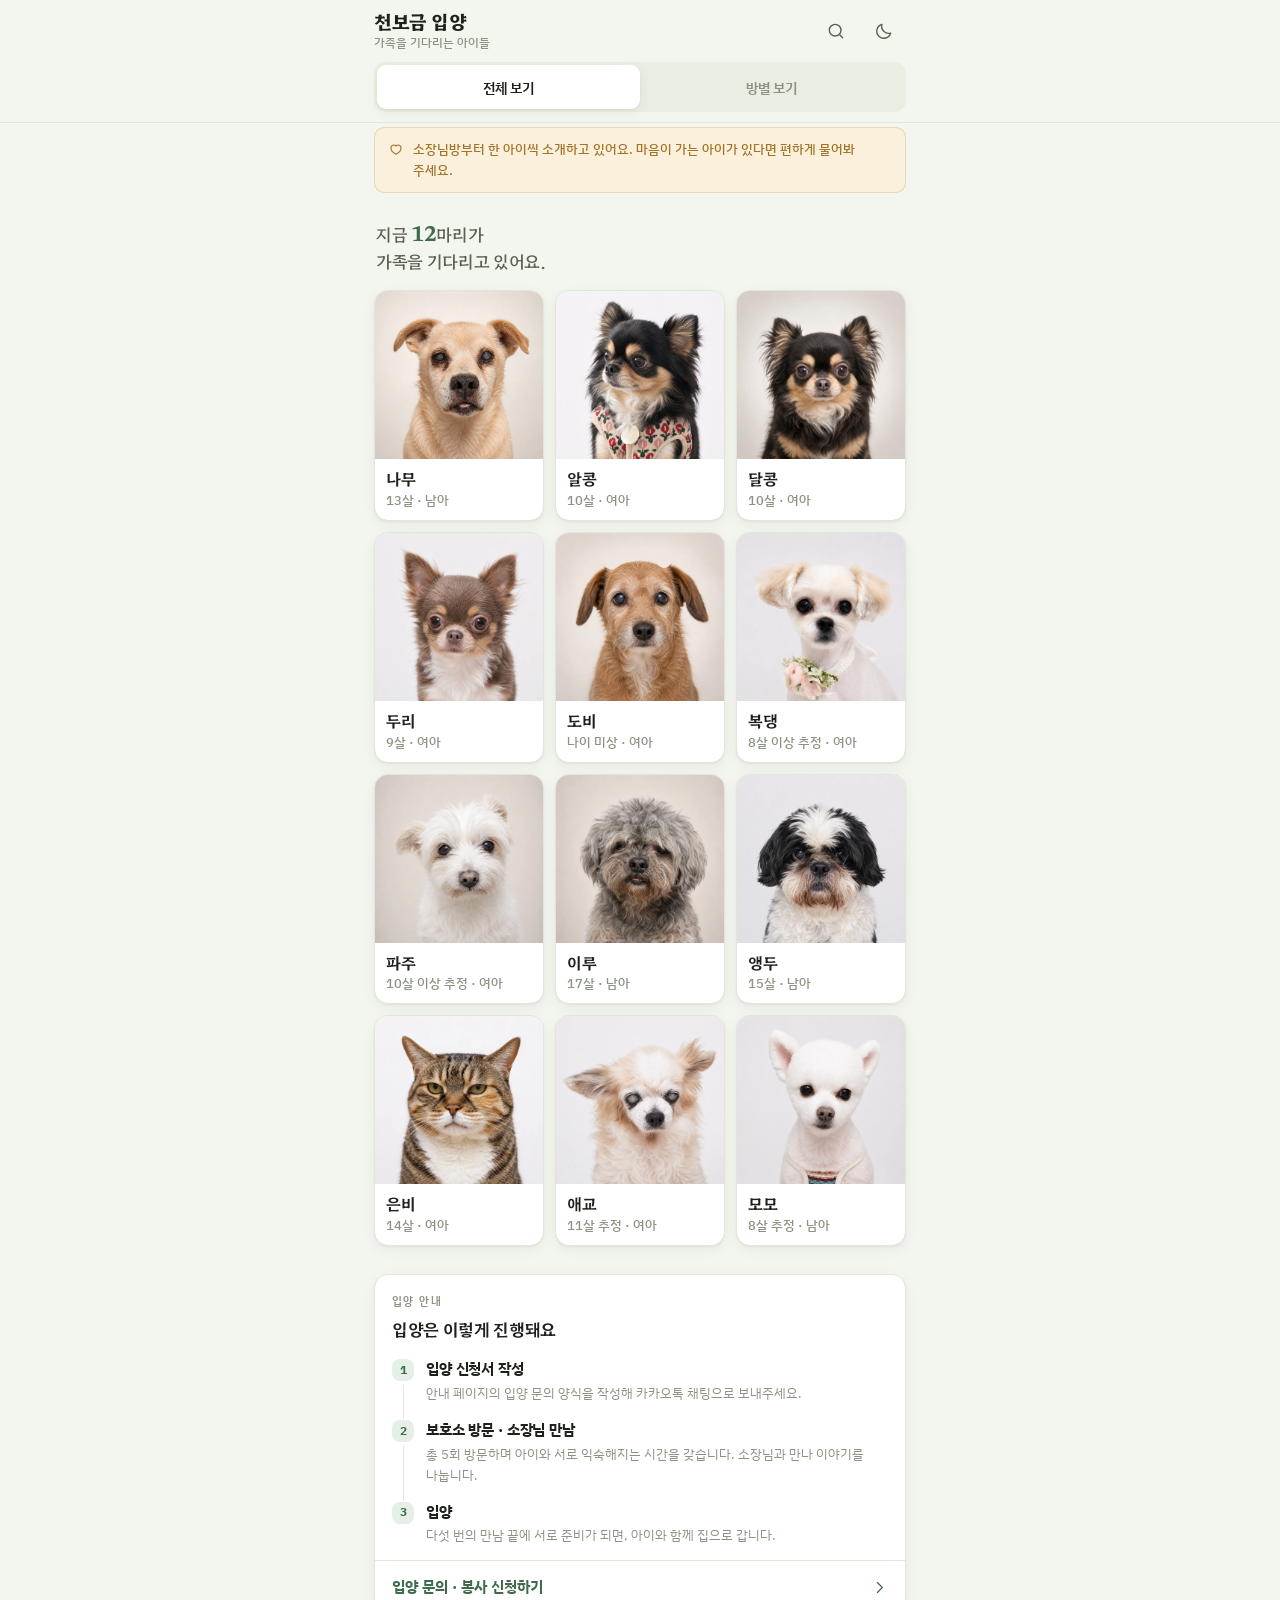
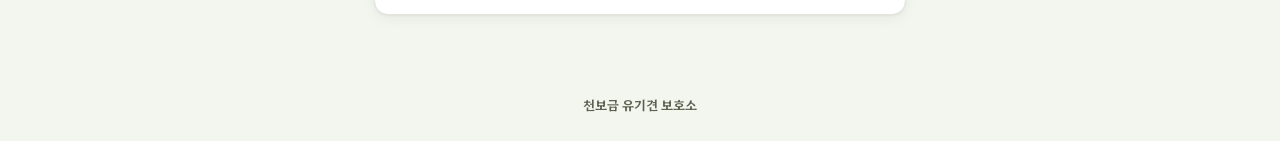
<file: index.html>
<!DOCTYPE html>
<html lang="ko">
<head>
<meta charset="UTF-8">
<meta name="viewport" content="width=device-width, initial-scale=1, viewport-fit=cover">
<title>천보금 입양 — 가족을 기다리는 아이들</title>
<meta name="description" content="천보금 유기견 보호소의 아이들을 방별로 만나보세요. 증명사진과 함께 가족을 기다리는 아이들을 소개합니다.">
<meta name="theme-color" content="#F3F5EF" media="(prefers-color-scheme: light)">
<meta name="theme-color" content="#131711" media="(prefers-color-scheme: dark)">

<meta property="og:type" content="website">
<meta property="og:site_name" content="천보금 입양">
<meta property="og:title" content="천보금 입양">
<meta property="og:description" content="가족을 기다리는 아이들을 방별로 만나보세요.">
<meta property="og:url" content="https://ggong162212-commits.github.io/Adoption/">
<meta property="og:image" content="https://ggong162212-commits.github.io/Adoption/og-image.png">
<meta property="og:image:width" content="1200">
<meta property="og:image:height" content="630">

<link rel="preconnect" href="https://fonts.googleapis.com">
<link rel="preconnect" href="https://fonts.gstatic.com" crossorigin>
<link href="https://fonts.googleapis.com/css2?family=Hahmlet:wght@500;600;700&family=IBM+Plex+Sans+KR:wght@400;500;600;700&display=swap" rel="stylesheet">
<link rel="stylesheet" href="assets/base.css">
<script>
  // 저장된 테마를 그리기 전에 적용해 첫 화면 깜빡임을 막는다
  try {
    var t = localStorage.getItem('adoption.theme');
    if (t === 'light' || t === 'dark') document.documentElement.setAttribute('data-theme', t);
  } catch (e) {}
</script>
<style>
  .faces .face svg { width: 14px; height: 14px; }
  main { padding: 4px 14px calc(48px + var(--safe-bottom)); }

  /* 첫 문장 — 숫자를 대시보드가 아니라 문장으로 읽힌다 */
  .lead {
    font-family: var(--display); font-weight: 500;
    font-size: 17px; line-height: 1.55; letter-spacing: -0.02em;
    color: var(--ink-2); padding: 10px 2px 16px;
    text-wrap: balance;
  }
  .lead b { font-weight: 700; color: var(--ink); font-size: 20px; }
  .lead .accent { color: var(--accent); }

  .notice {
    display: flex; gap: 9px; align-items: flex-start;
    background: var(--honey-soft); border: 1px solid color-mix(in srgb, var(--honey) 26%, transparent);
    color: color-mix(in srgb, var(--honey) 78%, var(--ink));
    border-radius: var(--r-sm); padding: 11px 13px;
    font-size: 13px; line-height: 1.6; font-weight: 500; margin-bottom: 14px;
  }
  .notice svg { width: 16px; height: 16px; flex: none; margin-top: 2px; }

  /* 방 카드 — 폴더 목록이 아니라 '누가 사는 방'으로 읽히게 */
  .room-list { display: grid; gap: 9px; }
  .room-card {
    position: relative; width: 100%; text-align: left;
    display: flex; align-items: center; gap: 13px;
    background: var(--surface); border: 1px solid var(--line);
    border-radius: var(--r); padding: 13px 14px 13px 17px;
    box-shadow: var(--shadow-1); overflow: hidden;
    transition: transform .16s cubic-bezier(.32,.72,0,1), box-shadow .16s, border-color .16s;
  }
  .room-card::before {
    content: ''; position: absolute; left: 0; top: 0; bottom: 0; width: 4px;
    background: var(--room-color, var(--accent));
  }
  .room-card:hover { box-shadow: var(--shadow-2); transform: translateY(-1px); }
  .room-card:active { transform: scale(.99); }
  .room-card.is-empty { opacity: .55; box-shadow: none; }

  .room-card .glyph {
    width: 40px; height: 40px; flex: none; border-radius: 12px;
    display: grid; place-items: center; font-size: 19px; line-height: 1;
    background: color-mix(in srgb, var(--room-color, var(--accent)) 15%, var(--surface));
  }
  .room-card .body { flex: 1; min-width: 0; display: block; }
  .room-card .name {
    display: block;
    font-family: var(--display); font-weight: 600; font-size: 17px;
    letter-spacing: -0.02em; line-height: 1.3;
    overflow: hidden; text-overflow: ellipsis; white-space: nowrap;
  }
  .room-card .count {
    display: block; margin-top: 1px;
    font-size: 12px; color: var(--ink-3); font-weight: 500;
    font-variant-numeric: tabular-nums;
  }
  .room-card .faces { flex: none; }

  /* 강아지 그리드 */
  .dog-grid { display: grid; grid-template-columns: repeat(2, 1fr); gap: 11px; }
  @media (min-width: 480px) { .dog-grid { grid-template-columns: repeat(3, 1fr); } }

  .crumb {
    display: flex; align-items: center; gap: 8px;
    padding: 4px 2px 14px;
  }
  .crumb .glyph {
    width: 30px; height: 30px; border-radius: 9px; display: grid; place-items: center;
    font-size: 15px; background: color-mix(in srgb, var(--room-color, var(--accent)) 16%, var(--surface));
  }
  .crumb .t { font-family: var(--display); font-weight: 600; font-size: 17px; letter-spacing: -0.02em; }
  .crumb .n { font-size: 12.5px; color: var(--ink-3); font-weight: 500; font-variant-numeric: tabular-nums; }

  .filterline {
    display: flex; align-items: center; gap: 7px;
    font-size: 12.5px; font-weight: 500; color: var(--ink-2);
    padding: 0 2px 12px; cursor: pointer;
  }
  .filterline input { width: 17px; height: 17px; accent-color: var(--accent); }

  /* 상세 시트 */
  .sheet-backdrop {
    position: fixed; inset: 0; z-index: 40;
    background: rgba(16, 20, 14, .5);
    opacity: 0; transition: opacity .24s;
  }
  .sheet-backdrop.show { opacity: 1; }
  .sheet {
    position: fixed; left: 0; right: 0; bottom: 0; z-index: 41;
    background: var(--surface);
    border-radius: 24px 24px 0 0;
    box-shadow: var(--shadow-sheet);
    max-height: 93vh; overflow-y: auto; -webkit-overflow-scrolling: touch;
    transform: translateY(100%); transition: transform .3s cubic-bezier(.32,.72,0,1);
  }
  .sheet.show { transform: translateY(0); }
  .sheet-inner { max-width: 560px; margin: 0 auto; padding: 0 18px; }
  .grabber { width: 38px; height: 4px; border-radius: 99px; background: var(--line-2); margin: 9px auto 0; }

  /* 시트 상단 — 이전·다음으로 아이를 넘겨볼 수 있게 */
  .sheet-top {
    position: sticky; top: 0; z-index: 2;
    display: flex; align-items: center; gap: 2px;
    max-width: 560px; margin: 0 auto; padding: 2px 10px 4px;
    background: var(--surface);
  }
  .sheet-top .pos {
    flex: 1; text-align: center; font-size: 12.5px; font-weight: 600;
    color: var(--ink-3); font-variant-numeric: tabular-nums;
  }
  .sheet-top .icon-btn svg { width: 19px; height: 19px; }
  .sheet-top .icon-btn:disabled { opacity: .25; pointer-events: none; }
  .sheet-top .icon-btn.next svg { transform: rotate(180deg); }

  .detail-photo {
    aspect-ratio: 1/1; width: min(62vw, 220px); margin: 2px auto 14px;
    border-radius: 18px; overflow: hidden; background: var(--ground-2);
    box-shadow: var(--shadow-2);
  }
  .detail-photo img { width: 100%; height: 100%; object-fit: cover; }
  .detail-photo .placeholder { width: 100%; height: 100%; display: grid; place-items: center; color: var(--ink-3); }
  .detail-photo .placeholder svg { width: 54px; height: 54px; }

  .detail-head { display: flex; align-items: baseline; gap: 9px; flex-wrap: wrap; margin-bottom: 4px; }
  .detail-head h2 { font-family: var(--display); font-weight: 700; font-size: 26px; letter-spacing: -0.03em; }
  .detail-sub { font-size: 13.5px; color: var(--ink-3); font-weight: 500; margin-bottom: 16px; }

  .facts { display: grid; gap: 1px; background: var(--line); border-radius: var(--r-sm); overflow: hidden; margin-bottom: 15px; }
  .fact { display: flex; padding: 11px 13px; font-size: 14px; background: var(--surface-2); }
  .fact dt { width: 76px; flex: none; color: var(--ink-3); font-weight: 500; font-size: 13px; }
  .fact dd { flex: 1; font-weight: 500; }

  .note-box {
    border-left: 2px solid var(--accent-line);
    padding: 2px 0 2px 14px; margin-bottom: 20px;
    font-size: 14.5px; line-height: 1.75; color: var(--ink-2);
    white-space: pre-wrap;
  }
  .sheet-actions { display: grid; grid-template-columns: 1fr 1fr; gap: 8px; padding-bottom: 14px; }
  .sheet-actions .span2 { grid-column: 1 / -1; }

  /* 문의 버튼은 소개글 길이와 상관없이 항상 화면에 보이게 고정 */
  .sheet-cta {
    position: sticky; bottom: 0; z-index: 2;
    margin: 0 -18px; padding: 11px 18px calc(11px + var(--safe-bottom));
    background: var(--surface); border-top: 1px solid var(--line);
    display: grid; gap: 8px;
  }
  .sheet-cta.two { grid-template-columns: 1fr 1fr; }

  /* 입양 절차 — 실제로 순서가 있는 내용이라 번호를 쓴다 */
  .guide {
    margin-top: 28px; padding: 18px 17px 6px;
    background: var(--surface); border: 1px solid var(--line);
    border-radius: var(--r); box-shadow: var(--shadow-1);
  }
  .guide h3 {
    font-family: var(--display); font-weight: 600; font-size: 17px;
    letter-spacing: -0.02em; margin: 5px 0 16px;
  }
  .flow { list-style: none; display: grid; gap: 15px; padding: 0 0 14px; }
  .flow li { position: relative; padding-left: 34px; }
  .flow li::before {
    counter-increment: step; content: counter(step);
    position: absolute; left: 0; top: 1px;
    width: 22px; height: 22px; border-radius: 8px;
    background: var(--accent-soft); color: var(--accent);
    font-size: 11.5px; font-weight: 700; display: grid; place-items: center;
    font-variant-numeric: tabular-nums;
  }
  .flow { counter-reset: step; }
  .flow li::after {
    content: ''; position: absolute; left: 10.5px; top: 27px; bottom: -15px;
    width: 1px; background: var(--line);
  }
  .flow li:last-child::after { display: none; }
  .flow b { display: block; font-size: 14.5px; font-weight: 700; letter-spacing: -0.01em; }
  .flow span { display: block; font-size: 13px; color: var(--ink-3); line-height: 1.6; margin-top: 2px; }

  .guide-link {
    display: flex; align-items: center; justify-content: space-between;
    margin: 0 -17px -6px; padding: 15px 17px;
    border-top: 1px solid var(--line);
    font-size: 14.5px; font-weight: 700; color: var(--accent);
    text-decoration: none;
  }
  .guide-link svg { width: 17px; height: 17px; transform: rotate(180deg); }
  .guide-link:active { background: var(--accent-soft); }

  .foot {
    text-align: center; padding: 30px 16px calc(24px + var(--safe-bottom));
    color: var(--ink-3); font-size: 12px; line-height: 1.8;
  }
  .foot .mark { font-family: var(--display); font-weight: 600; font-size: 13px; color: var(--ink-2); }
</style>
</head>
<body>

<header class="appbar">
  <div class="appbar-inner">
    <button id="backBtn" class="icon-btn" hidden aria-label="뒤로"></button>
    <div class="brand">
      <h1 id="pageTitle">천보금 입양</h1>
      <div class="sub" id="pageSub">가족을 기다리는 아이들</div>
    </div>
    <button id="searchBtn" class="icon-btn" aria-label="이름으로 찾기"></button>
    <button id="themeBtn" class="icon-btn" aria-label="화면 밝기 전환"></button>
  </div>

  <div class="wrap" style="padding: 0 14px">
    <div class="searchwrap" id="searchwrap" hidden>
      <input id="searchInput" class="input" type="search" placeholder="이름으로 찾기" autocomplete="off">
    </div>
    <div class="segmented" id="viewSeg" data-index="0" role="tablist" aria-label="보기 방식">
      <span class="thumb"></span>
      <button role="tab" data-view="all" aria-selected="true">전체 보기</button>
      <button role="tab" data-view="rooms" aria-selected="false">방별 보기</button>
    </div>
  </div>
</header>

<main class="wrap">
  <div id="content"></div>
</main>

<footer class="foot">
  <div class="mark">천보금 유기견 보호소</div>
  <span id="footContact"></span>
</footer>

<div id="backdrop" class="sheet-backdrop" hidden></div>
<div id="sheet" class="sheet" role="dialog" aria-modal="true" aria-label="아이 상세" hidden>
  <div class="grabber"></div>
  <div class="sheet-top">
    <button class="icon-btn" id="prevDog" aria-label="이전 아이"></button>
    <button class="icon-btn next" id="nextDog" aria-label="다음 아이"></button>
    <span class="pos" id="dogPos"></span>
    <button class="icon-btn" id="closeSheet" aria-label="닫기"></button>
  </div>
  <div class="sheet-inner" id="sheetBody"></div>
</div>

<div id="toast" role="status" aria-live="polite"></div>

<script src="assets/icons.js"></script>
<script src="assets/idcard.js"></script>
<script src="assets/app.js"></script>
</body>
</html>
</file>
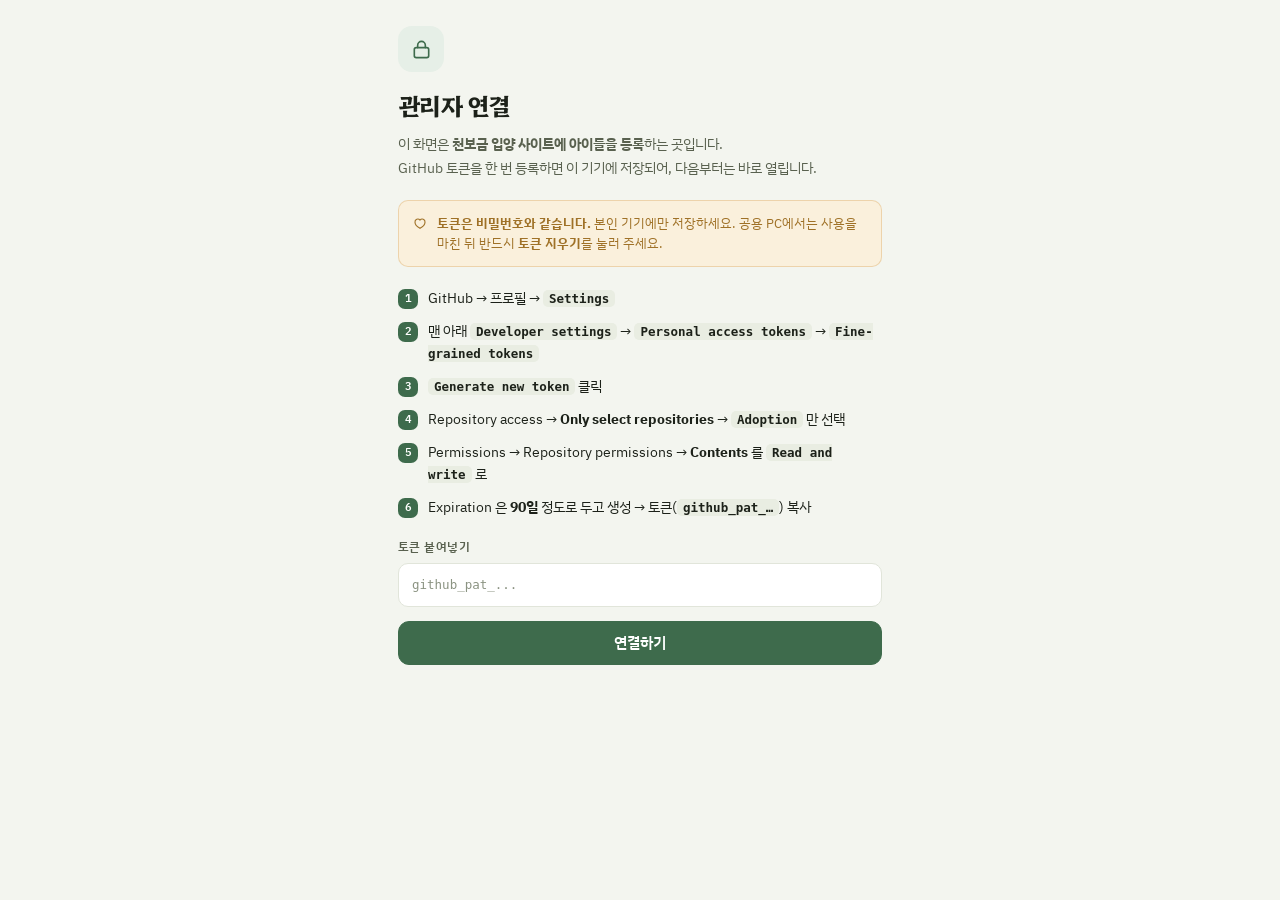
<file: admin.html>
<!DOCTYPE html>
<html lang="ko">
<head>
<meta charset="UTF-8">
<meta name="viewport" content="width=device-width, initial-scale=1, viewport-fit=cover">
<meta name="robots" content="noindex, nofollow">
<title>관리자 — 천보금 입양</title>
<meta name="theme-color" content="#F3F5EF" media="(prefers-color-scheme: light)">
<meta name="theme-color" content="#131711" media="(prefers-color-scheme: dark)">
<link rel="preconnect" href="https://fonts.googleapis.com">
<link rel="preconnect" href="https://fonts.gstatic.com" crossorigin>
<link href="https://fonts.googleapis.com/css2?family=Hahmlet:wght@500;600;700&family=IBM+Plex+Sans+KR:wght@400;500;600;700&display=swap" rel="stylesheet">
<link rel="stylesheet" href="assets/base.css">
<script>
  try {
    var t = localStorage.getItem('adoption.theme');
    if (t === 'light' || t === 'dark') document.documentElement.setAttribute('data-theme', t);
  } catch (e) {}
</script>
<style>
  main { padding: 14px 14px calc(92px + var(--safe-bottom)); }

  /* ── 토큰 등록 화면 ── */
  .gate { max-width: 520px; margin: 0 auto; padding: 26px 18px calc(44px + var(--safe-bottom)); }
  .gate .mark {
    width: 46px; height: 46px; border-radius: 14px; display: grid; place-items: center;
    background: var(--accent-soft); color: var(--accent); margin-bottom: 14px;
  }
  .gate .mark svg { width: 23px; height: 23px; }
  .gate h2 { font-family: var(--display); font-weight: 700; font-size: 24px; letter-spacing: -0.03em; margin-bottom: 8px; }
  .gate .lead { font-size: 14px; color: var(--ink-2); line-height: 1.7; margin-bottom: 20px; }
  .steps { counter-reset: s; margin: 0 0 20px; padding: 0; list-style: none; display: grid; gap: 11px; }
  .steps li {
    counter-increment: s; position: relative; padding-left: 30px;
    font-size: 13.5px; line-height: 1.6;
  }
  .steps li::before {
    content: counter(s); position: absolute; left: 0; top: 2px;
    width: 20px; height: 20px; border-radius: 7px;
    background: var(--accent); color: var(--accent-ink);
    font-size: 11px; font-weight: 600; display: grid; place-items: center;
    font-variant-numeric: tabular-nums;
  }
  .steps code {
    background: var(--ground-2); color: var(--ink);
    padding: 1px 6px; border-radius: 5px; font-size: 12.5px; font-weight: 600;
    font-family: ui-monospace, SFMono-Regular, Menlo, monospace;
  }
  .warn-box {
    display: flex; gap: 9px; align-items: flex-start;
    background: var(--honey-soft); border: 1px solid color-mix(in srgb, var(--honey) 28%, transparent);
    color: color-mix(in srgb, var(--honey) 76%, var(--ink));
    border-radius: var(--r-sm); padding: 12px 13px;
    font-size: 12.5px; line-height: 1.65; margin-bottom: 20px;
  }
  .warn-box svg { width: 16px; height: 16px; flex: none; margin-top: 2px; }

  /* ── 탭바 ── */
  .tabs {
    position: fixed; left: 0; right: 0; bottom: 0; z-index: 30;
    background: color-mix(in srgb, var(--surface) 92%, transparent);
    backdrop-filter: blur(14px); -webkit-backdrop-filter: blur(14px);
    border-top: 1px solid var(--line);
    padding-bottom: var(--safe-bottom);
    display: flex;
  }
  .tabs button {
    flex: 1; padding: 8px 4px 9px; font-size: 10.5px; font-weight: 600;
    color: var(--ink-3); display: grid; gap: 3px; justify-items: center;
    min-height: 56px; letter-spacing: .01em;
    transition: color .15s;
  }
  .tabs button svg { width: 21px; height: 21px; stroke-width: 1.6; }
  .tabs button.on { color: var(--accent); }

  .panel { display: none; }
  .panel.on { display: block; }

  .card {
    background: var(--surface); border: 1px solid var(--line);
    border-radius: var(--r); padding: 15px; margin-bottom: 12px;
    box-shadow: var(--shadow-1);
  }
  .card > h3 {
    font-family: var(--display); font-weight: 600; font-size: 15.5px;
    letter-spacing: -0.02em; margin-bottom: 13px;
  }
  .row2 { display: grid; grid-template-columns: 1fr 1fr; gap: 10px; }

  /* ── 크롭 ── */
  .crop-frame {
    /* 높이를 직접 제한하면 1:1 이 깨지므로 폭으로만 크기를 정한다 */
    position: relative; aspect-ratio: 1/1;
    margin: 0 auto 11px; width: min(300px, 46vh, 100%);
    background: #191D16; border-radius: 16px; overflow: hidden;
    display: grid; place-items: center;
  }
  .crop-frame .hintlayer {
    position: absolute; inset: 0; display: grid; place-items: center; align-content: center;
    color: #7B8476; font-size: 12.5px; text-align: center; padding: 22px;
    pointer-events: none; line-height: 1.7; gap: 8px;
  }
  .crop-frame .hintlayer svg { width: 26px; height: 26px; }
  .crop-frame.has-img .hintlayer { display: none; }
  .crop-frame .guide {
    position: absolute; inset: 8%; z-index: 1; display: none;
    border: 1px dashed rgba(255,255,255,.4); border-radius: 8px; pointer-events: none;
  }
  .crop-frame.has-img .guide { display: block; }

  .zoom-row { display: flex; align-items: center; gap: 11px; margin-bottom: 11px; }
  .zoom-row input[type=range] { flex: 1; accent-color: var(--accent); }
  .zoom-row span { font-size: 11.5px; color: var(--ink-3); font-weight: 600; }
  .pick-row { display: grid; grid-template-columns: 1fr 1fr; gap: 8px; }

  .preview-wrap { max-width: 168px; margin: 0 auto; }

  /* ── 목록 ── */
  .dog-row {
    display: flex; gap: 12px; align-items: center; width: 100%; text-align: left;
    background: var(--surface); border: 1px solid var(--line);
    border-radius: var(--r-sm); padding: 9px; margin-bottom: 8px;
    box-shadow: var(--shadow-1);
    transition: transform .14s, border-color .14s;
  }
  .dog-row:active { transform: scale(.99); }
  .dog-row .thumb {
    width: 54px; height: 54px; border-radius: 10px; flex: none;
    object-fit: cover; background: var(--ground-2);
  }
  .dog-row .thumb.ph { display: grid; place-items: center; color: var(--ink-3); }
  .dog-row .thumb.ph svg { width: 20px; height: 20px; }
  .dog-row .info { flex: 1; min-width: 0; }
  .dog-row .nm { font-family: var(--display); font-weight: 600; font-size: 16px; letter-spacing: -0.02em; }
  .dog-row .mt { font-size: 12px; color: var(--ink-3); margin-top: 1px;
    overflow: hidden; text-overflow: ellipsis; white-space: nowrap; }

  .list-filter { display: flex; gap: 7px; overflow-x: auto; padding-bottom: 12px; }
  .list-filter button {
    flex: none; padding: 7px 13px; border-radius: 999px; font-size: 12.5px; font-weight: 600;
    background: var(--surface); border: 1px solid var(--line); color: var(--ink-2);
    font-variant-numeric: tabular-nums;
  }
  .list-filter button.on { background: var(--accent); border-color: var(--accent); color: var(--accent-ink); }

  /* ── 방 편집 ── */
  .room-row { display: flex; gap: 7px; align-items: center; margin-bottom: 8px; }
  .room-row .ic { width: 54px; text-align: center; padding-left: 4px; padding-right: 4px; }
  .room-row .nm { flex: 1; min-width: 0; }
  .room-row .co { width: 44px; padding: 2px; height: var(--tap); border-radius: var(--r-sm);
    border: 1px solid var(--line); background: var(--surface); flex: none; }
  .room-row .del { flex: none; padding: 0 11px; }
  .room-row .del svg { width: 16px; height: 16px; }

  .status-bar {
    position: sticky; top: 0; z-index: 20;
    background: var(--accent-soft); color: var(--accent);
    font-size: 12px; font-weight: 600; padding: 7px 16px; text-align: center;
  }
  .status-bar.err { background: color-mix(in srgb, #C0554F 14%, var(--surface)); color: #C0554F; }
  .status-bar.busy { background: var(--honey-soft); color: var(--honey); }

  .divider { height: 1px; background: var(--line); margin: 15px 0; }
  .mono { font-family: ui-monospace, SFMono-Regular, Menlo, monospace; font-size: 12.5px; word-break: break-all; }
</style>
</head>
<body>

<!-- 토큰 미등록 -->
<section id="gate" class="gate" hidden>
  <div class="mark" id="gateMark"></div>
  <h2>관리자 연결</h2>
  <p class="lead">
    이 화면은 <b>천보금 입양 사이트에 아이들을 등록</b>하는 곳입니다.<br>
    GitHub 토큰을 한 번 등록하면 이 기기에 저장되어, 다음부터는 바로 열립니다.
  </p>

  <div class="warn-box" id="gateWarn">
    <span><b>토큰은 비밀번호와 같습니다.</b> 본인 기기에만 저장하세요.
    공용 PC에서는 사용을 마친 뒤 반드시 <b>토큰 지우기</b>를 눌러 주세요.</span>
  </div>

  <ol class="steps">
    <li>GitHub → 프로필 → <code>Settings</code></li>
    <li>맨 아래 <code>Developer settings</code> → <code>Personal access tokens</code> → <code>Fine-grained tokens</code></li>
    <li><code>Generate new token</code> 클릭</li>
    <li>Repository access → <b>Only select repositories</b> → <code>Adoption</code> 만 선택</li>
    <li>Permissions → Repository permissions → <b>Contents</b> 를 <code>Read and write</code> 로</li>
    <li>Expiration 은 <b>90일</b> 정도로 두고 생성 → 토큰(<code>github_pat_…</code>) 복사</li>
  </ol>

  <label class="field">
    <span>토큰 붙여넣기</span>
    <input id="tokenInput" class="input mono" type="password" placeholder="github_pat_..." autocomplete="off" spellcheck="false">
  </label>
  <button id="connectBtn" class="btn btn-primary btn-block">연결하기</button>
  <p class="hint" id="gateMsg"></p>
</section>

<!-- 본화면 -->
<div id="app" hidden>
  <header class="appbar">
    <div class="appbar-inner">
      <div class="brand">
        <h1>관리자</h1>
        <div class="sub" id="adminSub">천보금 입양</div>
      </div>
      <button id="themeBtn" class="icon-btn" aria-label="화면 밝기 전환"></button>
      <a class="icon-btn" id="siteLink" href="./" aria-label="사이트 보기"></a>
    </div>
  </header>
  <div id="statusBar" class="status-bar" hidden></div>

  <main class="wrap">

    <!-- 등록 -->
    <section class="panel on" id="panel-add">
      <div class="card">
        <h3 id="formTitle">새 아이 등록</h3>

        <div class="crop-frame" id="cropFrame">
          <div class="guide"></div>
          <div class="hintlayer" id="cropHint"></div>
        </div>

        <div class="zoom-row">
          <span>확대</span>
          <input type="range" id="zoomRange" min="1" max="4" step="0.01" value="1" aria-label="확대">
        </div>

        <div class="pick-row">
          <button class="btn" id="pickCamera">촬영</button>
          <button class="btn" id="pickFile">앨범</button>
        </div>
        <input type="file" id="fileCamera" accept="image/*" capture="environment" hidden>
        <input type="file" id="fileAlbum" accept="image/*" hidden>

        <button class="btn btn-block" id="copyPrompt" style="margin-top:8px">증명사진 프롬프트 복사</button>
        <p class="hint">AI 이미지 도구로 스튜디오 증명사진처럼 다듬고 싶을 때 복사해 쓰세요. 아이의 원래 얼굴을 바꾸지 않도록 만들어진 프롬프트입니다.</p>
      </div>

      <div class="card">
        <h3>정보</h3>
        <label class="field"><span>이름 *</span>
          <input id="fName" class="input" type="text" placeholder="예: 마루" maxlength="20"></label>
        <div class="row2">
          <label class="field"><span>방 *</span><select id="fRoom" class="select"></select></label>
          <label class="field"><span>성별</span>
            <select id="fGender" class="select">
              <option value="남">남아</option><option value="여">여아</option><option value="미상">미상</option>
            </select></label>
        </div>
        <label class="field"><span>추정 나이</span>
          <input id="fAge" class="input" type="text" placeholder="예: 11살 이상 추정 / 22년 4월생" maxlength="30"></label>
        <label class="field"><span>특징 · 성격 · 사연</span>
          <textarea id="fNote" class="textarea" placeholder="예: 산속 보호소에서 구조. 사람을 무척 좋아하고 산책을 잘 합니다." maxlength="500"></textarea></label>
        <label class="field" style="margin-bottom:0"><span>상태</span>
          <select id="fStatus" class="select">
            <option value="adoptable">입양 가능</option>
            <option value="pending">입양 진행중</option>
            <option value="foster">임시보호중</option>
            <option value="adopted">입양 완료</option>
          </select>
          <span class="hint">지금은 그대로 두시면 됩니다. 입양이 정해지면 그때 바꾸세요.</span>
        </label>
      </div>

      <div class="card">
        <h3>미리보기</h3>
        <div class="preview-wrap"><div class="idcard" id="previewCard"></div></div>
      </div>

      <button class="btn btn-primary btn-block" id="saveBtn">저장하기</button>
      <button class="btn btn-block" id="cancelEdit" hidden style="margin-top:8px">수정 취소</button>
      <p class="hint" style="text-align:center">저장하면 GitHub에 기록되고, 약 1분 뒤 사이트에 반영됩니다.</p>
    </section>

    <!-- 목록 -->
    <section class="panel" id="panel-list">
      <div class="list-filter" id="listFilter"></div>
      <div id="dogList"></div>
    </section>

    <!-- 방 -->
    <section class="panel" id="panel-rooms">
      <div class="card">
        <h3>방 관리</h3>
        <p class="hint" style="margin:0 0 13px">아이콘 · 이름 · 색을 바꿀 수 있습니다. 이름을 바꾸면 그 방의 아이들도 함께 옮겨집니다.</p>
        <div id="roomEditor"></div>
        <button class="btn btn-block" id="addRoom" style="margin-top:6px">방 추가</button>
      </div>
      <button class="btn btn-primary btn-block" id="saveRooms">방 정보 저장</button>
    </section>

    <!-- 설정 -->
    <section class="panel" id="panel-settings">
      <div class="card">
        <h3>사이트 설정</h3>
        <label class="field"><span>사이트 제목</span><input id="sTitle" class="input" type="text" maxlength="30"></label>
        <label class="field"><span>부제</span><input id="sTagline" class="input" type="text" maxlength="40"></label>
        <label class="field"><span>공지 (비우면 표시 안 함)</span><textarea id="sNotice" class="textarea" maxlength="200"></textarea></label>
        <label class="field"><span>입양 절차</span>
          <textarea id="sSteps" class="textarea" style="min-height:130px" maxlength="1000"></textarea>
          <span class="hint">한 줄에 한 단계씩, <b>제목 | 설명</b> 형식으로 적으세요. 비우면 사이트에 표시되지 않습니다.</span>
        </label>
        <div class="divider"></div>
        <label class="field"><span>전화번호</span><input id="sPhone" class="input" type="tel" placeholder="010-0000-0000"></label>
        <label class="field"><span>카카오톡 채널 · 오픈채팅 링크</span><input id="sKakao" class="input" type="url" placeholder="https://"></label>
        <label class="field"><span>인스타그램 링크</span><input id="sInsta" class="input" type="url" placeholder="https://"></label>
        <button class="btn btn-primary btn-block" id="saveSite">설정 저장</button>
      </div>

      <div class="card">
        <h3>토큰</h3>
        <p class="hint" id="tokenInfo" style="margin:0 0 13px"></p>
        <button class="btn btn-danger btn-block" id="logoutBtn">토큰 지우기</button>
      </div>
    </section>
  </main>

  <nav class="tabs" id="tabs">
    <button data-tab="add" class="on" data-icon="plus">등록</button>
    <button data-tab="list" data-icon="list">목록</button>
    <button data-tab="rooms" data-icon="door">방</button>
    <button data-tab="settings" data-icon="gear">설정</button>
  </nav>
</div>

<div id="toast" role="status" aria-live="polite"></div>

<script src="assets/icons.js"></script>
<script src="assets/idcard.js"></script>
<script src="assets/gh.js"></script>
<script src="assets/cropper.js"></script>
<script src="assets/admin.js"></script>
</body>
</html>
</file>
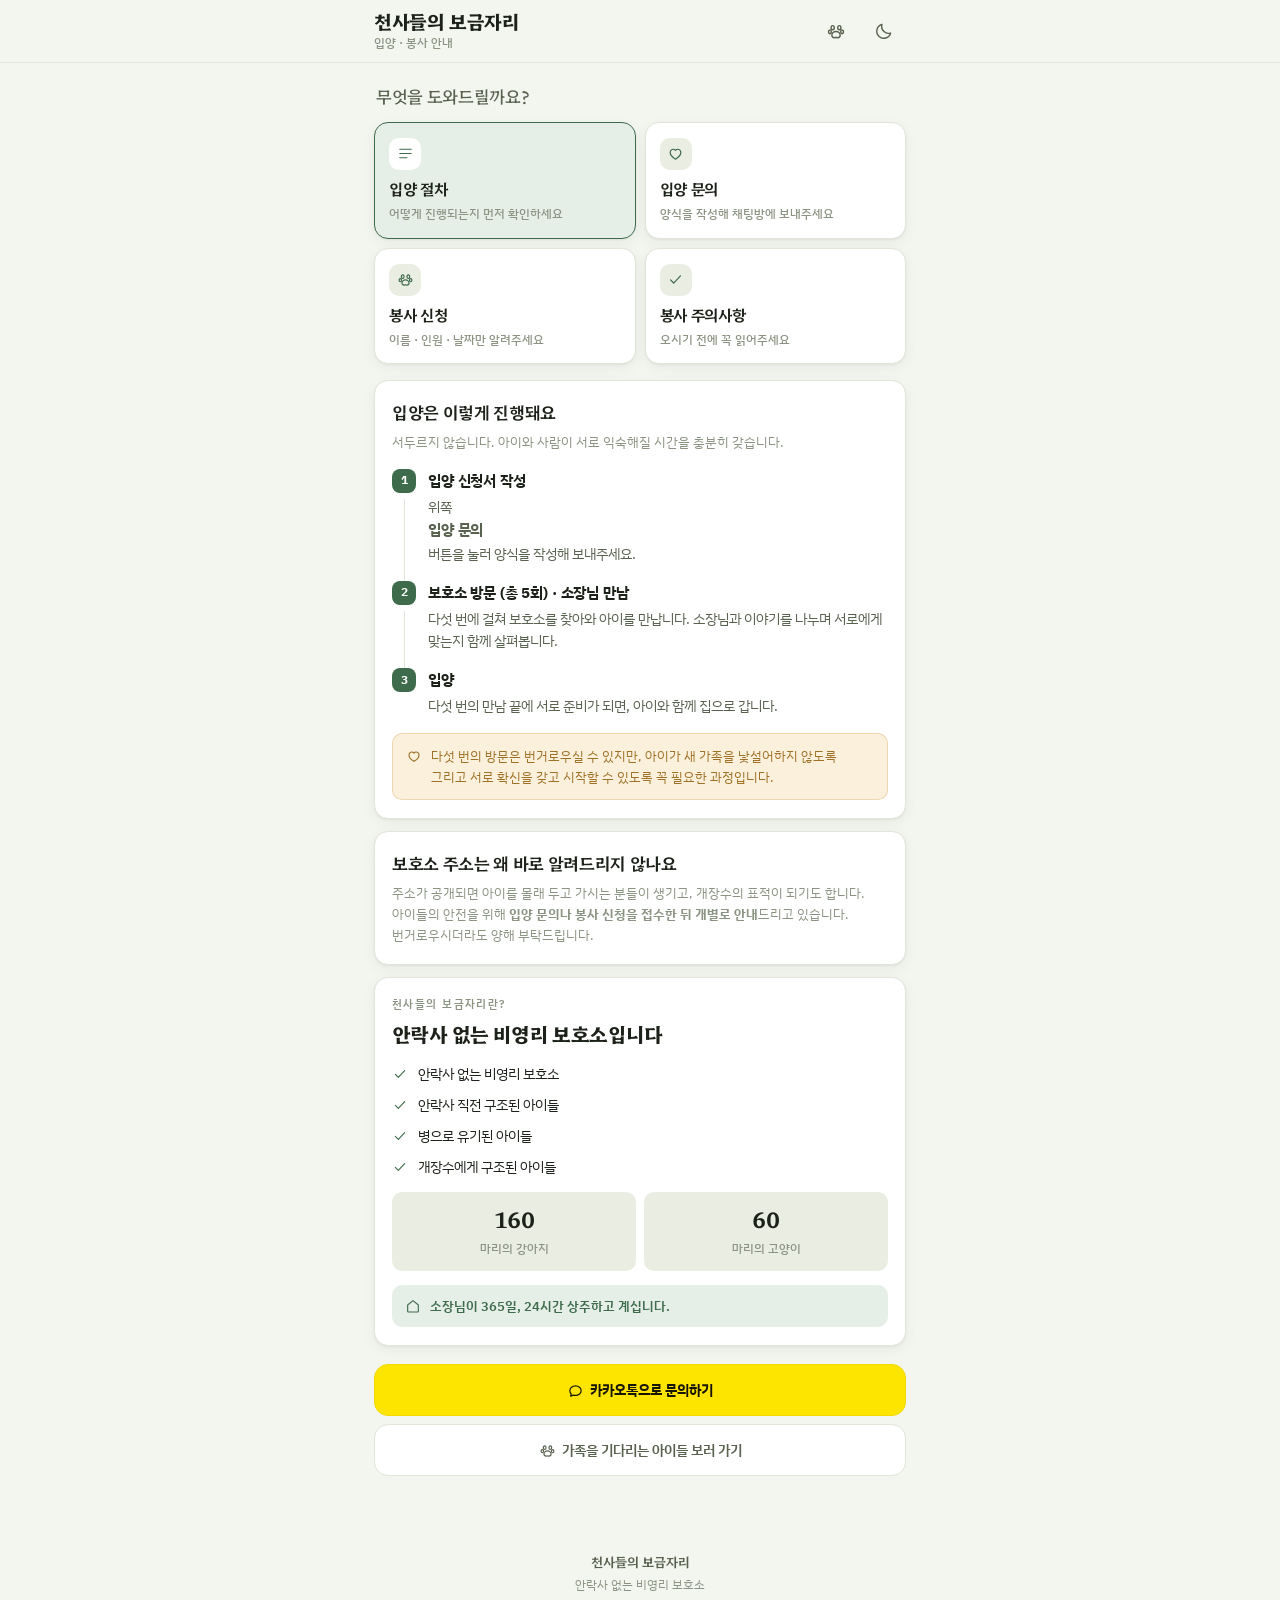
<file: guide.html>
<!DOCTYPE html>
<html lang="ko">
<head>
<meta charset="UTF-8">
<meta name="viewport" content="width=device-width, initial-scale=1, viewport-fit=cover">
<title>천사들의 보금자리 — 입양 · 봉사 안내</title>
<meta name="description" content="안락사 없는 비영리 보호소, 천사들의 보금자리. 입양 절차와 봉사 신청을 안내합니다.">
<meta name="theme-color" content="#F3F5EF" media="(prefers-color-scheme: light)">
<meta name="theme-color" content="#131711" media="(prefers-color-scheme: dark)">

<meta property="og:type" content="website">
<meta property="og:site_name" content="천사들의 보금자리">
<meta property="og:title" content="천사들의 보금자리 — 입양 · 봉사 안내">
<meta property="og:description" content="입양 절차 확인, 입양 문의, 봉사 신청을 한곳에서.">
<meta property="og:url" content="https://ggong162212-commits.github.io/Adoption/guide.html">
<meta property="og:image" content="https://ggong162212-commits.github.io/Adoption/og-image.png">
<meta property="og:image:width" content="1200">
<meta property="og:image:height" content="630">

<link rel="preconnect" href="https://fonts.googleapis.com">
<link rel="preconnect" href="https://fonts.gstatic.com" crossorigin>
<link href="https://fonts.googleapis.com/css2?family=Hahmlet:wght@500;600;700&family=IBM+Plex+Sans+KR:wght@400;500;600;700&display=swap" rel="stylesheet">
<link rel="stylesheet" href="assets/base.css">
<script>
  try {
    var t = localStorage.getItem('adoption.theme');
    if (t === 'light' || t === 'dark') document.documentElement.setAttribute('data-theme', t);
  } catch (e) {}
</script>
<style>
  main { padding: 14px 14px calc(48px + var(--safe-bottom)); }

  .hello {
    font-family: var(--display); font-weight: 500;
    font-size: 17px; letter-spacing: -0.02em; color: var(--ink-2);
    padding: 6px 2px 12px;
  }

  /* 보호소 소개 */
  .intro {
    margin-top: 6px;
    background: var(--surface); border: 1px solid var(--line);
    border-radius: var(--r); box-shadow: var(--shadow-1);
    padding: 18px 17px; margin-bottom: 12px;
  }
  .intro h2 {
    font-family: var(--display); font-weight: 700; font-size: 20px;
    letter-spacing: -0.03em; margin: 5px 0 14px;
  }
  .checks { list-style: none; display: grid; gap: 9px; margin-bottom: 15px; }
  .checks li { position: relative; padding-left: 26px; font-size: 14px; line-height: 1.55; }
  .checks li svg { position: absolute; left: 0; top: 3px; width: 16px; height: 16px; color: var(--accent); }

  .counts { display: flex; gap: 8px; margin-bottom: 14px; }
  .counts div {
    flex: 1; background: var(--ground-2); border-radius: var(--r-sm);
    padding: 11px 12px; text-align: center;
  }
  .counts b {
    display: block; font-family: var(--display); font-weight: 700; font-size: 21px;
    letter-spacing: -0.02em; font-variant-numeric: tabular-nums;
  }
  .counts span { font-size: 11.5px; color: var(--ink-3); font-weight: 500; }

  .always {
    display: flex; gap: 9px; align-items: flex-start;
    background: var(--accent-soft); color: var(--accent);
    border-radius: var(--r-sm); padding: 11px 13px;
    font-size: 13px; font-weight: 600; line-height: 1.55;
  }
  .always svg { width: 16px; height: 16px; flex: none; margin-top: 2px; }

  /* 큰 버튼 메뉴 */
  .menu {
    display: grid; grid-template-columns: 1fr 1fr; gap: 9px; margin-bottom: 16px;
    /* 고정 헤더가 메뉴 윗줄을 가리지 않도록 */
    scroll-margin-top: calc(66px + var(--safe-top));
  }
  .menu button {
    display: grid; gap: 7px; justify-items: start; text-align: left;
    background: var(--surface); border: 1px solid var(--line);
    border-radius: var(--r); padding: 15px 14px; min-height: 92px;
    box-shadow: var(--shadow-1);
    transition: transform .16s cubic-bezier(.32,.72,0,1), box-shadow .16s, border-color .16s;
  }
  .menu button:hover { box-shadow: var(--shadow-2); transform: translateY(-1px); }
  .menu button:active { transform: scale(.985); }
  .menu button.on { border-color: var(--accent); background: var(--accent-soft); }
  .menu .ic {
    width: 32px; height: 32px; border-radius: 10px; display: grid; place-items: center;
    background: var(--ground-2); color: var(--accent);
  }
  .menu button.on .ic { background: var(--surface); }
  .menu .ic svg { width: 17px; height: 17px; }
  .menu .t { font-family: var(--display); font-weight: 600; font-size: 15.5px; letter-spacing: -0.02em; }
  .menu .d { font-size: 11.5px; color: var(--ink-3); font-weight: 500; line-height: 1.45; }

  .panel { display: none; }
  .panel.on { display: block; }

  .sheetcard {
    background: var(--surface); border: 1px solid var(--line);
    border-radius: var(--r); box-shadow: var(--shadow-1);
    padding: 18px 17px; margin-bottom: 12px;
  }
  .sheetcard > h3 {
    font-family: var(--display); font-weight: 600; font-size: 17px;
    letter-spacing: -0.02em; margin-bottom: 6px;
  }
  .sheetcard > .sub { font-size: 13px; color: var(--ink-3); line-height: 1.6; margin-bottom: 16px; }

  /* 입양 절차 */
  .flow { list-style: none; counter-reset: step; display: grid; gap: 16px; }
  .flow li { position: relative; padding-left: 36px; }
  .flow li::before {
    counter-increment: step; content: counter(step);
    position: absolute; left: 0; top: 0;
    width: 24px; height: 24px; border-radius: 8px;
    background: var(--accent); color: var(--accent-ink);
    font-size: 12px; font-weight: 700; display: grid; place-items: center;
    font-variant-numeric: tabular-nums;
  }
  .flow li::after {
    content: ''; position: absolute; left: 11.5px; top: 30px; bottom: -16px;
    width: 1px; background: var(--line);
  }
  .flow li:last-child::after { display: none; }
  .flow b { display: block; font-size: 15px; font-weight: 700; letter-spacing: -0.01em; }
  .flow span { display: block; font-size: 13.5px; color: var(--ink-2); line-height: 1.65; margin-top: 3px; }

  .callout {
    display: flex; gap: 9px; align-items: flex-start;
    background: var(--honey-soft); border: 1px solid color-mix(in srgb, var(--honey) 26%, transparent);
    color: color-mix(in srgb, var(--honey) 76%, var(--ink));
    border-radius: var(--r-sm); padding: 12px 13px;
    font-size: 12.5px; line-height: 1.65; margin-top: 16px;
  }
  .callout svg { width: 16px; height: 16px; flex: none; margin-top: 2px; }

  /* 주의사항 */
  .rules { display: grid; gap: 18px; }
  .rules section > h4 {
    font-size: 13px; font-weight: 700; color: var(--accent);
    letter-spacing: .02em; margin-bottom: 9px;
    display: flex; align-items: center; gap: 6px;
  }
  .rules section > h4 svg { width: 15px; height: 15px; }
  .rules ul { list-style: none; display: grid; gap: 8px; }
  .rules li {
    position: relative; padding-left: 14px;
    font-size: 13.5px; line-height: 1.7; color: var(--ink-2);
  }
  .rules li::before {
    content: ''; position: absolute; left: 2px; top: 10px;
    width: 4px; height: 4px; border-radius: 50%; background: var(--line-2);
  }
  .rules li b { color: var(--ink); font-weight: 700; }
  .closing {
    margin-top: 18px; padding-top: 16px; border-top: 1px solid var(--line);
    font-size: 13.5px; color: var(--ink-2); line-height: 1.7; text-align: center;
  }

  /* 양식 */
  .radios { display: flex; flex-wrap: wrap; gap: 7px; }
  .radios label {
    display: inline-flex; align-items: center; gap: 6px;
    padding: 9px 13px; min-height: var(--tap);
    border: 1px solid var(--line); border-radius: 11px;
    background: var(--surface); font-size: 13.5px; font-weight: 500;
    cursor: pointer; transition: border-color .15s, background-color .15s;
  }
  .radios input { accent-color: var(--accent); width: 16px; height: 16px; }
  .radios label:has(input:checked) {
    border-color: var(--accent); background: var(--accent-soft); font-weight: 600;
  }

  .preview {
    background: var(--ground-2); border-radius: var(--r-sm);
    padding: 13px 14px; margin: 4px 0 12px;
    font-size: 13px; line-height: 1.75; white-space: pre-wrap;
    color: var(--ink-2); word-break: break-all;
  }
  .formfoot { display: grid; gap: 8px; }
  .err { color: #C0554F; font-size: 12.5px; font-weight: 600; text-align: center; }

  .backlink {
    display: flex; align-items: center; justify-content: center; gap: 6px;
    margin-top: 18px; padding: 14px; width: 100%;
    font-size: 14px; font-weight: 600; color: var(--ink-2);
    background: var(--surface); border: 1px solid var(--line); border-radius: var(--r);
    text-decoration: none;
  }
  .backlink svg { width: 17px; height: 17px; }
  .backlink.kakao {
    margin-top: 18px; margin-bottom: -10px;
    background: #FEE500; border-color: #F2D900; color: #191600;
    font-weight: 700;
  }
  :root[data-theme="dark"] .backlink.kakao,
  .backlink.kakao { color: #191600; }

  .foot {
    text-align: center; padding: 26px 16px calc(24px + var(--safe-bottom));
    color: var(--ink-3); font-size: 12px; line-height: 1.8;
  }
  .foot .mark { font-family: var(--display); font-weight: 600; font-size: 13px; color: var(--ink-2); }
</style>
</head>
<body>

<header class="appbar">
  <div class="appbar-inner">
    <div class="brand">
      <h1>천사들의 보금자리</h1>
      <div class="sub">입양 · 봉사 안내</div>
    </div>
    <a class="icon-btn" href="./" aria-label="아이들 보러 가기" id="dogsLink"></a>
    <button id="themeBtn" class="icon-btn" aria-label="화면 밝기 전환"></button>
  </div>
</header>

<main class="wrap">

  <p class="hello">무엇을 도와드릴까요?</p>

  <nav class="menu" id="menu">
    <button data-panel="steps" class="on" data-icon="list">
      <span class="ic"></span>
      <span class="t">입양 절차</span>
      <span class="d">어떻게 진행되는지 먼저 확인하세요</span>
    </button>
    <button data-panel="adopt" data-icon="heart">
      <span class="ic"></span>
      <span class="t">입양 문의</span>
      <span class="d">양식을 작성해 채팅방에 보내주세요</span>
    </button>
    <button data-panel="volunteer" data-icon="paw">
      <span class="ic"></span>
      <span class="t">봉사 신청</span>
      <span class="d">이름 · 인원 · 날짜만 알려주세요</span>
    </button>
    <button data-panel="rules" data-icon="check">
      <span class="ic"></span>
      <span class="t">봉사 주의사항</span>
      <span class="d">오시기 전에 꼭 읽어주세요</span>
    </button>
  </nav>

  <!-- 입양 절차 -->
  <section class="panel on" id="panel-steps">
    <div class="sheetcard">
      <h3>입양은 이렇게 진행돼요</h3>
      <p class="sub">서두르지 않습니다. 아이와 사람이 서로 익숙해질 시간을 충분히 갖습니다.</p>
      <ol class="flow">
        <li>
          <b>입양 신청서 작성</b>
          <span>위쪽 <b>입양 문의</b> 버튼을 눌러 양식을 작성해 보내주세요.</span>
        </li>
        <li>
          <b>보호소 방문 (총 5회) · 소장님 만남</b>
          <span>다섯 번에 걸쳐 보호소를 찾아와 아이를 만납니다. 소장님과 이야기를 나누며 서로에게 맞는지 함께 살펴봅니다.</span>
        </li>
        <li>
          <b>입양</b>
          <span>다섯 번의 만남 끝에 서로 준비가 되면, 아이와 함께 집으로 갑니다.</span>
        </li>
      </ol>
      <div class="callout" id="visitNote"></div>
    </div>
    <div class="sheetcard">
      <h3>보호소 주소는 왜 바로 알려드리지 않나요</h3>
      <p class="sub" style="margin:0">
        주소가 공개되면 아이를 몰래 두고 가시는 분들이 생기고, 개장수의 표적이 되기도 합니다.
        아이들의 안전을 위해 <b>입양 문의나 봉사 신청을 접수한 뒤 개별로 안내</b>드리고 있습니다.
        번거로우시더라도 양해 부탁드립니다.
      </p>
    </div>
  </section>

  <!-- 입양 문의 -->
  <section class="panel" id="panel-adopt">
    <div class="sheetcard">
      <h3>입양 문의</h3>
      <p class="sub">
        작성하신 내용은 어디로도 전송되지 않습니다. 아래 <b>복사하기</b>를 누른 뒤
        카카오톡 채팅에 붙여넣어 주세요.
      </p>

      <label class="field"><span>관심 있는 아이</span>
        <input id="aDog" class="input" type="text" placeholder="예: 나무 / 아직 못 정했어요" maxlength="40"></label>
      <label class="field"><span>이름 *</span>
        <input id="aName" class="input" type="text" placeholder="성함" maxlength="20"></label>
      <label class="field"><span>사는 곳</span>
        <input id="aArea" class="input" type="text" placeholder="예: 서울 은평구" maxlength="30"></label>
      <label class="field"><span>나이</span>
        <input id="aAge" class="input" type="text" inputmode="numeric" placeholder="예: 34" maxlength="10"></label>
      <label class="field"><span>함께 사는 가족</span>
        <input id="aFamily" class="input" type="text" placeholder="예: 배우자, 자녀 1명 (초등학생)" maxlength="60"></label>

      <div class="field"><span>가족 모두가 입양에 동의하셨나요?</span>
        <div class="radios">
          <label><input type="radio" name="agree" value="네, 모두 동의했습니다" checked> 네</label>
          <label><input type="radio" name="agree" value="아직 이야기 중입니다"> 아직 이야기 중</label>
        </div>
      </div>

      <label class="field"><span>주거 형태</span>
        <input id="aHome" class="input" type="text" placeholder="예: 아파트 자가 / 빌라 전세 (반려동물 가능)" maxlength="50"></label>

      <div class="field"><span>강아지를 키워본 경험</span>
        <div class="radios">
          <label><input type="radio" name="exp" value="있습니다" checked> 있어요</label>
          <label><input type="radio" name="exp" value="없습니다"> 없어요</label>
          <label><input type="radio" name="exp" value="지금도 키우고 있습니다"> 지금도 키우는 중</label>
        </div>
      </div>

      <label class="field"><span>입양을 신청하는 이유</span>
        <textarea id="aReason" class="textarea" placeholder="편하게 적어주세요." maxlength="400"></textarea></label>
      <label class="field"><span>연락 가능한 번호</span>
        <input id="aPhone" class="input" type="tel" placeholder="010-0000-0000" maxlength="20"></label>

      <div class="eyebrow" style="margin:18px 0 7px">보낼 내용</div>
      <div class="preview" id="aPreview"></div>
      <div class="formfoot">
        <button class="btn btn-primary btn-block" id="aCopy">복사하고 카카오톡 열기</button>
        <button class="btn btn-block" id="aCopyOnly">복사만 하기</button>
        <div class="err" id="aErr" hidden></div>
      </div>
    </div>
  </section>

  <!-- 봉사 신청 -->
  <section class="panel" id="panel-volunteer">
    <div class="sheetcard">
      <h3>봉사 신청</h3>
      <p class="sub">
        봉사는 <b>오전 10시</b>에 시작합니다. 작성 후 <b>복사하기</b>를 눌러
        카카오톡 채팅에 붙여넣어 주세요.
      </p>

      <label class="field"><span>이름 *</span>
        <input id="vName" class="input" type="text" placeholder="성함" maxlength="20"></label>
      <label class="field"><span>인원</span>
        <input id="vCount" class="input" type="number" min="1" max="30" value="1"></label>
      <label class="field"><span>희망 날짜</span>
        <input id="vDate" class="input" type="date"></label>
      <label class="field"><span>연락 가능한 번호</span>
        <input id="vPhone" class="input" type="tel" placeholder="010-0000-0000" maxlength="20"></label>

      <div class="field"><span>봉사가 처음이신가요?</span>
        <div class="radios">
          <label><input type="radio" name="vfirst" value="처음입니다" checked> 처음이에요</label>
          <label><input type="radio" name="vfirst" value="와본 적 있습니다"> 와본 적 있어요</label>
        </div>
      </div>

      <div class="eyebrow" style="margin:18px 0 7px">보낼 내용</div>
      <div class="preview" id="vPreview"></div>
      <div class="formfoot">
        <button class="btn btn-primary btn-block" id="vCopy">복사하고 카카오톡 열기</button>
        <button class="btn btn-block" id="vCopyOnly">복사만 하기</button>
        <div class="err" id="vErr" hidden></div>
      </div>
      <div class="callout" id="vNote"></div>
    </div>
  </section>

  <!-- 봉사 주의사항 -->
  <section class="panel" id="panel-rules">
    <div class="sheetcard">
      <h3>봉사 주의사항</h3>
      <p class="sub">안전하고 원활한 봉사 활동을 위해 아래 사항을 꼭 지켜주시기 바랍니다.</p>

      <div class="rules">
        <section>
          <h4>활동 전</h4>
          <ul>
            <li>편한 복장 착용 부탁드립니다.</li>
            <li>봉사는 <b>오전 10시</b>부터 시작되니 늦지 않게 도착 부탁드립니다.</li>
          </ul>
        </section>

        <section>
          <h4>활동 중</h4>
          <ul>
            <li>보호소 담당자 또는 운영진의 안내를 우선으로 따라주세요.</li>
            <li>견사 및 묘사 <b>문 단속</b>을 철저하게 지켜주세요.</li>
            <li>봉사활동은 아이들이 지내는 환경을 깨끗하게 유지하기 위한 활동이니, <b>적극적인 참여</b> 부탁드립니다.</li>
            <li>사진 촬영은 자유롭게 가능합니다. 발자국 인스타그램 태그 후 스토리 공유해주시면 감사하겠습니다 😊</li>
          </ul>
        </section>

        <section>
          <h4>활동 후</h4>
          <ul>
            <li>사용한 물품은 정리 후 제자리에 배치해주세요.</li>
            <li>쓰레기는 반드시 쓰레기봉투에 넣어 정리해주세요.</li>
          </ul>
        </section>

        <section>
          <h4>기타</h4>
          <ul>
            <li>안전사고 예방을 위해 단독 행동은 자제해주세요.</li>
            <li>부득이한 사정으로 참여가 어려운 경우, <b>봉사 하루 전날까지</b> 취소 가능합니다.</li>
          </ul>
        </section>
      </div>

      <p class="closing">
        모두가 안전하고 의미 있는 활동이 될 수 있도록 협조 부탁드립니다 😊<br>
        감사합니다 🐾
      </p>
    </div>
  </section>

  <section class="intro">
    <div class="eyebrow">천사들의 보금자리란?</div>
    <h2>안락사 없는 비영리 보호소입니다</h2>
    <ul class="checks" id="checkList"></ul>
    <div class="counts">
      <div><b>160</b><span>마리의 강아지</span></div>
      <div><b>60</b><span>마리의 고양이</span></div>
    </div>
    <div class="always" id="alwaysBox"></div>
  </section>

  <a class="backlink kakao" href="#" id="kakaoLink" target="_blank" rel="noopener"></a>
  <a class="backlink" href="./" id="backLink"></a>
</main>

<footer class="foot">
  <div class="mark">천사들의 보금자리</div>
  안락사 없는 비영리 보호소
</footer>

<div id="toast" role="status" aria-live="polite"></div>

<script src="assets/icons.js"></script>
<script>
(function () {
  'use strict';
  var $ = function (id) { return document.getElementById(id); };

  /* ── 아이콘 ── */
  $('checkList').innerHTML = [
    '안락사 없는 비영리 보호소',
    '안락사 직전 구조된 아이들',
    '병으로 유기된 아이들',
    '개장수에게 구조된 아이들'
  ].map(function (t) { return '<li>' + Icon('check') + t + '</li>'; }).join('');

  $('alwaysBox').innerHTML = Icon('home') + '<span>소장님이 365일, 24시간 상주하고 계십니다.</span>';
  $('visitNote').innerHTML = Icon('heart') +
    '<span>다섯 번의 방문은 번거로우실 수 있지만, 아이가 새 가족을 낯설어하지 않도록 그리고 서로 확신을 갖고 시작할 수 있도록 꼭 필요한 과정입니다.</span>';
  $('vNote').innerHTML = Icon('heart') +
    '<span>보호소 주소는 신청을 확인한 뒤 채팅방에서 개별로 안내드립니다.</span>';
  $('dogsLink').innerHTML = Icon('paw');
  $('backLink').innerHTML = Icon('paw') + '가족을 기다리는 아이들 보러 가기';

  /* ── 테마 ── */
  var THEME_KEY = 'adoption.theme';
  function currentTheme() {
    var saved = null;
    try { saved = localStorage.getItem(THEME_KEY); } catch (e) {}
    if (saved === 'light' || saved === 'dark') return saved;
    return matchMedia('(prefers-color-scheme: dark)').matches ? 'dark' : 'light';
  }
  function paintTheme() {
    var dark = currentTheme() === 'dark';
    $('themeBtn').innerHTML = Icon(dark ? 'sun' : 'moon');
    $('themeBtn').setAttribute('aria-label', dark ? '밝은 화면으로' : '어두운 화면으로');
  }
  $('themeBtn').addEventListener('click', function () {
    var next = currentTheme() === 'dark' ? 'light' : 'dark';
    document.documentElement.setAttribute('data-theme', next);
    try { localStorage.setItem(THEME_KEY, next); } catch (e) {}
    paintTheme();
  });
  paintTheme();

  /* ── 메뉴 ── */
  document.querySelectorAll('#menu button').forEach(function (btn) {
    btn.querySelector('.ic').innerHTML = Icon(btn.dataset.icon);
    btn.addEventListener('click', function () {
      document.querySelectorAll('#menu button').forEach(function (b) { b.classList.remove('on'); });
      document.querySelectorAll('.panel').forEach(function (p) { p.classList.remove('on'); });
      btn.classList.add('on');
      $('panel-' + btn.dataset.panel).classList.add('on');
      location.hash = btn.dataset.panel;
      $('menu').scrollIntoView({ behavior: 'smooth', block: 'start' });
    });
  });

  var h = location.hash.replace('#', '');
  if (h) {
    var target = document.querySelector('#menu button[data-panel="' + h + '"]');
    if (target) {
      document.querySelectorAll('#menu button').forEach(function (b) { b.classList.remove('on'); });
      document.querySelectorAll('.panel').forEach(function (p) { p.classList.remove('on'); });
      target.classList.add('on');
      $('panel-' + h).classList.add('on');
    }
  }

  /* ── 토스트 ── */
  var toastTimer;
  function toast(msg) {
    var el = $('toast');
    el.textContent = msg;
    el.classList.add('show');
    clearTimeout(toastTimer);
    toastTimer = setTimeout(function () { el.classList.remove('show'); }, 2600);
  }

  function val(id) { return ($(id).value || '').trim(); }
  function radio(name) {
    var el = document.querySelector('input[name="' + name + '"]:checked');
    return el ? el.value : '';
  }
  function line(label, value) { return value ? label + ' : ' + value + '\n' : ''; }

  /* ── 입양 문의 양식 ── */
  function adoptText() {
    return '[입양 문의]\n' +
      line('관심 있는 아이', val('aDog')) +
      line('이름', val('aName')) +
      line('사는 곳', val('aArea')) +
      line('나이', val('aAge')) +
      line('함께 사는 가족', val('aFamily')) +
      line('가족 동의', radio('agree')) +
      line('주거 형태', val('aHome')) +
      line('반려견 경험', radio('exp')) +
      line('연락처', val('aPhone')) +
      (val('aReason') ? '입양 신청 이유\n' + val('aReason') + '\n' : '');
  }

  /* ── 봉사 신청 양식 ── */
  function volunteerText() {
    var d = val('vDate');
    if (d) {
      var p = d.split('-');
      d = p[0] + '년 ' + Number(p[1]) + '월 ' + Number(p[2]) + '일';
    }
    return '[봉사 신청]\n' +
      line('이름', val('vName')) +
      line('인원', val('vCount') ? val('vCount') + '명' : '') +
      line('희망 날짜', d) +
      line('연락처', val('vPhone')) +
      line('봉사 경험', radio('vfirst'));
  }

  function refresh() {
    $('aPreview').textContent = adoptText();
    $('vPreview').textContent = volunteerText();
  }
  document.addEventListener('input', refresh);
  document.addEventListener('change', refresh);
  refresh();

  /* ── 복사 ── */
  function copy(text) {
    if (navigator.clipboard && navigator.clipboard.writeText) {
      return navigator.clipboard.writeText(text);
    }
    return new Promise(function (resolve, reject) {
      var ta = document.createElement('textarea');
      ta.value = text;
      ta.style.cssText = 'position:fixed;top:0;left:0;opacity:0';
      document.body.appendChild(ta);
      ta.select();
      var ok = false;
      try { ok = document.execCommand('copy'); } catch (e) {}
      ta.remove();
      ok ? resolve() : reject(new Error('복사에 실패했습니다.'));
    });
  }

  var KAKAO = 'https://pf.kakao.com/_HBFxnX/chat';

  /**
   * openKakao 가 true 면 복사 성공 후 카카오톡 채팅으로 넘어간다.
   * 복사가 실패하면 넘어가지 않는다 — 빈손으로 채팅방에 도착하는 게 제일 나쁘다.
   */
  function wire(btnId, errId, nameId, textFn, emptyMsg, openKakao) {
    $(btnId).addEventListener('click', function () {
      var err = $(errId);
      if (!val(nameId)) {
        err.hidden = false;
        err.textContent = emptyMsg;
        $(nameId).focus();
        return;
      }
      err.hidden = true;
      copy(textFn()).then(function () {
        if (!openKakao) { toast('복사했어요. 카카오톡 채팅에 붙여넣어 주세요.'); return; }
        toast('복사했어요. 채팅창에 붙여넣기 해주세요.');
        setTimeout(function () { location.href = KAKAO; }, 700);
      }).catch(function () {
        err.hidden = false;
        err.textContent = '복사가 안 되면 위 내용을 길게 눌러 직접 복사한 뒤, 아래 버튼으로 카카오톡을 열어주세요.';
      });
    });
  }

  wire('aCopy', 'aErr', 'aName', adoptText, '이름을 입력해 주세요.', true);
  wire('aCopyOnly', 'aErr', 'aName', adoptText, '이름을 입력해 주세요.', false);
  wire('vCopy', 'vErr', 'vName', volunteerText, '이름을 입력해 주세요.', true);
  wire('vCopyOnly', 'vErr', 'vName', volunteerText, '이름을 입력해 주세요.', false);

  $('kakaoLink').href = KAKAO;
  $('kakaoLink').innerHTML = Icon('chat') + '카카오톡으로 문의하기';
})();
</script>
</body>
</html>
</file>
<file: assets/base.css>
/* 천보금 입양 — 디자인 토큰 + 공용 컴포넌트
   콘셉트: 보호소가 아니라 '집'. 방 이름이 소장님방·거실·마루·마당이므로
   시설 안내가 아니라 한 집의 방 안내도처럼 읽히게 한다. */

:root {
  color-scheme: light;

  /* 그라운드 — 순회색 대신 악센트 쪽으로 살짝 기운 세이지 화이트 */
  --ground: #F3F5EF;
  --ground-2: #E9EDE2;
  --surface: #FFFFFF;
  --surface-2: #FAFBF7;

  --ink: #1C2119;
  --ink-2: #59614F;
  --ink-3: #8B9382;

  --line: #E1E5DA;
  --line-2: #D2D8C7;

  --accent: #3E6B4C;          /* 잎사귀 — 마당의 초록 */
  --accent-ink: #FFFFFF;
  --accent-soft: #E6EFE7;
  --accent-line: #C4D8C9;

  --honey: #C98A2B;           /* 햇빛 — 아주 조금만 */
  --honey-soft: #FAF0DC;

  --plum: #8A6E86;
  --plum-soft: #F2EBF1;

  --shadow-1: 0 1px 2px rgba(28, 33, 25, .05), 0 4px 14px rgba(28, 33, 25, .05);
  --shadow-2: 0 2px 6px rgba(28, 33, 25, .07), 0 14px 40px rgba(28, 33, 25, .12);
  --shadow-sheet: 0 -10px 50px rgba(28, 33, 25, .22);

  --r-lg: 20px;
  --r: 14px;
  --r-sm: 10px;

  --safe-top: env(safe-area-inset-top, 0px);
  --safe-bottom: env(safe-area-inset-bottom, 0px);
  --tap: 44px;

  --display: 'Hahmlet', 'Nanum Myeongjo', 'Apple SD Gothic Neo', serif;
  --body: 'IBM Plex Sans KR', -apple-system, BlinkMacSystemFont, 'Apple SD Gothic Neo', 'Malgun Gothic', sans-serif;
}

@media (prefers-color-scheme: dark) {
  :root {
    color-scheme: dark;
    --ground: #131711;
    --ground-2: #1A1F18;
    --surface: #1C211A;
    --surface-2: #232821;

    --ink: #E9EDE4;
    --ink-2: #A2AB99;
    --ink-3: #78806F;

    --line: #2C3229;
    --line-2: #3B4237;

    --accent: #8CBE97;
    --accent-ink: #10160F;
    --accent-soft: #23301F;
    --accent-line: #3A4E3B;

    --honey: #E0AE5C;
    --honey-soft: #2E2617;

    --plum: #BFA0BB;
    --plum-soft: #2B2330;

    --shadow-1: 0 1px 2px rgba(0, 0, 0, .3), 0 4px 14px rgba(0, 0, 0, .3);
    --shadow-2: 0 2px 6px rgba(0, 0, 0, .4), 0 14px 40px rgba(0, 0, 0, .5);
    --shadow-sheet: 0 -10px 50px rgba(0, 0, 0, .6);
  }
}

/* 뷰어의 테마 토글이 항상 이긴다 */
:root[data-theme="light"] {
  color-scheme: light;
  --ground: #F3F5EF; --ground-2: #E9EDE2; --surface: #FFFFFF; --surface-2: #FAFBF7;
  --ink: #1C2119; --ink-2: #59614F; --ink-3: #8B9382;
  --line: #E1E5DA; --line-2: #D2D8C7;
  --accent: #3E6B4C; --accent-ink: #FFFFFF; --accent-soft: #E6EFE7; --accent-line: #C4D8C9;
  --honey: #C98A2B; --honey-soft: #FAF0DC;
  --plum: #8A6E86; --plum-soft: #F2EBF1;
  --shadow-1: 0 1px 2px rgba(28,33,25,.05), 0 4px 14px rgba(28,33,25,.05);
  --shadow-2: 0 2px 6px rgba(28,33,25,.07), 0 14px 40px rgba(28,33,25,.12);
  --shadow-sheet: 0 -10px 50px rgba(28,33,25,.22);
}
:root[data-theme="dark"] {
  color-scheme: dark;
  --ground: #131711; --ground-2: #1A1F18; --surface: #1C211A; --surface-2: #232821;
  --ink: #E9EDE4; --ink-2: #A2AB99; --ink-3: #78806F;
  --line: #2C3229; --line-2: #3B4237;
  --accent: #8CBE97; --accent-ink: #10160F; --accent-soft: #23301F; --accent-line: #3A4E3B;
  --honey: #E0AE5C; --honey-soft: #2E2617;
  --plum: #BFA0BB; --plum-soft: #2B2330;
  --shadow-1: 0 1px 2px rgba(0,0,0,.3), 0 4px 14px rgba(0,0,0,.3);
  --shadow-2: 0 2px 6px rgba(0,0,0,.4), 0 14px 40px rgba(0,0,0,.5);
  --shadow-sheet: 0 -10px 50px rgba(0,0,0,.6);
}

/* ── 리셋 ───────────────────────────────────── */
*, *::before, *::after { margin: 0; padding: 0; box-sizing: border-box; }
* { -webkit-tap-highlight-color: transparent; }

/* .btn 등이 display 를 지정하므로 hidden 이 밀리지 않게 못박는다 */
[hidden] { display: none !important; }

html { -webkit-text-size-adjust: 100%; }

body {
  font-family: var(--body);
  font-size: 15px;
  background: var(--ground);
  color: var(--ink);
  line-height: 1.58;
  word-break: keep-all;
  overflow-x: hidden;
  -webkit-font-smoothing: antialiased;
  transition: background-color .25s ease, color .25s ease;
}

button, input, select, textarea { font-family: inherit; font-size: 16px; color: inherit; }
button { cursor: pointer; border: none; background: none; }
img { display: block; max-width: 100%; }
a { color: inherit; }

:focus-visible { outline: 2px solid var(--accent); outline-offset: 2px; border-radius: 6px; }

.wrap { max-width: 560px; margin: 0 auto; }

/* ── 타이포 ─────────────────────────────────── */
.display { font-family: var(--display); font-weight: 600; letter-spacing: -0.01em; }
.eyebrow {
  font-size: 11px; font-weight: 600; letter-spacing: .13em; text-transform: uppercase;
  color: var(--ink-3);
}
.num { font-variant-numeric: tabular-nums; }

/* ── 앱바 ───────────────────────────────────── */
.appbar {
  position: sticky; top: 0; z-index: 30;
  background: color-mix(in srgb, var(--ground) 88%, transparent);
  backdrop-filter: saturate(180%) blur(14px);
  -webkit-backdrop-filter: saturate(180%) blur(14px);
  border-bottom: 1px solid var(--line);
  padding-top: var(--safe-top);
}
.appbar-inner {
  max-width: 560px; margin: 0 auto;
  display: flex; align-items: center; gap: 4px;
  padding: 9px 14px;
  min-height: 52px;
}
.brand { flex: 1; min-width: 0; }
.brand h1 {
  font-family: var(--display); font-weight: 700; font-size: 19px;
  letter-spacing: -0.02em; line-height: 1.25;
  overflow: hidden; text-overflow: ellipsis; white-space: nowrap;
}
.brand .sub {
  font-size: 12px; color: var(--ink-3); font-weight: 500; margin-top: 1px;
  overflow: hidden; text-overflow: ellipsis; white-space: nowrap;
}

.icon-btn {
  width: var(--tap); height: var(--tap); flex: none;
  display: grid; place-items: center;
  border-radius: 12px; color: var(--ink-2);
  transition: background-color .15s, color .15s;
}
.icon-btn:hover { background: var(--ground-2); color: var(--ink); }
.icon-btn:active { transform: scale(.94); }
.icon-btn svg { width: 20px; height: 20px; stroke-width: 1.7; }

/* ── 세그먼티드 컨트롤 ──────────────────────── */
.segmented {
  position: relative; display: grid; grid-auto-flow: column; grid-auto-columns: 1fr;
  background: var(--ground-2); border-radius: 12px; padding: 3px;
  max-width: 560px; margin: 0 auto 10px;
}
.segmented .thumb {
  position: absolute; top: 3px; bottom: 3px; left: 3px;
  width: calc(50% - 3px);
  background: var(--surface); border-radius: 9px;
  box-shadow: var(--shadow-1);
  transition: transform .28s cubic-bezier(.32,.72,0,1);
  pointer-events: none;
}
.segmented[data-index="1"] .thumb { transform: translateX(100%); }
.segmented button {
  position: relative; z-index: 1;
  min-height: 44px; font-size: 14px; font-weight: 600;   /* 손가락 터치 최소 44px */
  color: var(--ink-3); border-radius: 9px;
  transition: color .2s;
}
.segmented button[aria-selected="true"] { color: var(--ink); }

.searchwrap { max-width: 560px; margin: 0 auto; padding: 0 0 11px; }

/* ── 폼 ─────────────────────────────────────── */
.field { display: block; margin-bottom: 14px; }
.field > span {
  display: block; font-size: 12px; font-weight: 600; letter-spacing: .04em;
  color: var(--ink-2); margin-bottom: 6px;
}
.input, .select, .textarea {
  width: 100%; padding: 11px 13px; min-height: var(--tap);
  background: var(--surface); border: 1px solid var(--line);
  border-radius: var(--r-sm); outline: none; color: var(--ink);
  transition: border-color .15s, box-shadow .15s;
}
.input::placeholder, .textarea::placeholder { color: var(--ink-3); }
.input:focus, .select:focus, .textarea:focus {
  border-color: var(--accent);
  box-shadow: 0 0 0 3px var(--accent-soft);
  outline: none;
}
.textarea { resize: vertical; min-height: 88px; line-height: 1.6; }
.hint { font-size: 12px; color: var(--ink-3); margin-top: 6px; line-height: 1.55; }

.btn {
  display: inline-flex; align-items: center; justify-content: center; gap: 7px;
  min-height: var(--tap); padding: 0 17px;
  border-radius: 11px; font-size: 14.5px; font-weight: 600;
  background: var(--surface); border: 1px solid var(--line); color: var(--ink);
  text-decoration: none;   /* a.btn 도 버튼처럼 보이게 */
  transition: transform .12s, background-color .15s, border-color .15s;
}
.btn:hover { border-color: var(--line-2); }
.btn:active { transform: scale(.98); }
.btn:disabled { opacity: .45; pointer-events: none; }
.btn svg { width: 17px; height: 17px; stroke-width: 1.8; flex: none; }
.btn-primary { background: var(--accent); border-color: var(--accent); color: var(--accent-ink); }
.btn-primary:hover { border-color: var(--accent); filter: brightness(1.06); }
.btn-danger { color: #C0554F; border-color: color-mix(in srgb, #C0554F 28%, var(--line)); background: var(--surface); }
.btn-block { width: 100%; }

/* ── 상태 배지 (입양 가능은 기본값이라 표시하지 않는다) ── */
.badge {
  display: inline-flex; align-items: center;
  padding: 3px 9px; border-radius: 999px;
  font-size: 11px; font-weight: 600; letter-spacing: -0.01em; white-space: nowrap;
}
.badge-adoptable { background: var(--accent-soft); color: var(--accent); }
.badge-pending   { background: var(--honey-soft); color: var(--honey); }
.badge-foster    { background: var(--plum-soft); color: var(--plum); }
.badge-adopted   { background: var(--ground-2); color: var(--ink-3); }

/* ── 증명사진 카드 (공개 · 관리자 공용) ─────── */
.idcard {
  position: relative; width: 100%; text-align: left;
  background: var(--surface);
  border-radius: var(--r);
  overflow: hidden;
  box-shadow: var(--shadow-1);
  border: 1px solid var(--line);
  transition: transform .16s cubic-bezier(.32,.72,0,1), box-shadow .16s;
}
button.idcard:hover { box-shadow: var(--shadow-2); transform: translateY(-2px); }
button.idcard:active { transform: scale(.985); }

.idcard-photo {
  /* 증명사진 프롬프트가 1:1 로 뽑아주므로 카드도 정사각형이다 */
  position: relative; aspect-ratio: 1 / 1;
  background: linear-gradient(168deg, var(--ground-2) 0%, var(--ground) 100%);
  overflow: hidden;
}
.idcard-photo img { width: 100%; height: 100%; object-fit: cover; }
.idcard-photo .placeholder {
  position: absolute; inset: 0; display: grid; place-items: center;
  color: var(--ink-3); opacity: .5;
}
.idcard-photo .placeholder svg { width: 38px; height: 38px; }
.idcard-photo .badge {
  position: absolute; top: 8px; left: 8px;
  background: color-mix(in srgb, var(--surface) 88%, transparent);
  backdrop-filter: blur(8px); -webkit-backdrop-filter: blur(8px);
  box-shadow: 0 1px 3px rgba(0,0,0,.1);
}
.idcard.is-adopted .idcard-photo img { filter: grayscale(.8) contrast(.95); }

.idcard-caption { padding: 9px 11px 11px; }
.idcard-name {
  font-family: var(--display); font-weight: 600; font-size: 16px;
  letter-spacing: -0.02em; line-height: 1.3;
  overflow: hidden; text-overflow: ellipsis; white-space: nowrap;
}
.idcard-meta {
  margin-top: 2px; font-size: 12.5px; color: var(--ink-3); font-weight: 500;
  overflow: hidden; text-overflow: ellipsis; white-space: nowrap;
}

/* ── 얼굴 띠 (방 카드에서 그 방 아이들 미리보기) ── */
.faces { display: flex; align-items: center; }
.faces .face {
  width: 30px; height: 30px; border-radius: 50%; flex: none;
  object-fit: cover; background: var(--ground-2);
  border: 2px solid var(--surface);
  margin-left: -9px;
  display: grid; place-items: center;
  color: var(--ink-3);
}
.faces .face:first-child { margin-left: 0; }
.faces .more {
  margin-left: -9px; height: 30px; min-width: 30px; padding: 0 8px;
  border-radius: 999px; border: 2px solid var(--surface);
  background: var(--ground-2); color: var(--ink-2);
  font-size: 11px; font-weight: 600;
  display: grid; place-items: center;
  font-variant-numeric: tabular-nums;
}

/* ── 빈 상태 · 스켈레톤 ─────────────────────── */
.empty { padding: 54px 24px; text-align: center; color: var(--ink-2); }
.empty .mark {
  width: 48px; height: 48px; margin: 0 auto 14px;
  display: grid; place-items: center;
  border-radius: 16px; background: var(--ground-2); color: var(--ink-3);
}
.empty .mark svg { width: 24px; height: 24px; }
.empty h3 { font-family: var(--display); font-weight: 600; font-size: 17px; color: var(--ink); margin-bottom: 6px; }
.empty p { font-size: 13.5px; line-height: 1.65; color: var(--ink-3); }

.skeleton {
  background: linear-gradient(100deg, var(--ground-2) 30%, var(--surface-2) 50%, var(--ground-2) 70%);
  background-size: 220% 100%;
  animation: shimmer 1.3s linear infinite;
  border-radius: var(--r);
}
@keyframes shimmer { to { background-position: -220% 0; } }

/* ── 토스트 ─────────────────────────────────── */
#toast {
  position: fixed; left: 50%; transform: translateX(-50%) translateY(14px);
  bottom: calc(26px + var(--safe-bottom)); z-index: 100;
  max-width: min(88vw, 400px);
  background: var(--ink); color: var(--ground);
  padding: 11px 18px; border-radius: 12px;
  font-size: 13.5px; font-weight: 500; text-align: center; line-height: 1.45;
  opacity: 0; pointer-events: none; transition: opacity .2s, transform .2s;
  box-shadow: var(--shadow-2);
}
#toast.show { opacity: 1; transform: translateX(-50%) translateY(0); }

@media (prefers-reduced-motion: reduce) {
  *, *::before, *::after { animation-duration: .01ms !important; transition-duration: .01ms !important; }
}
</file>
